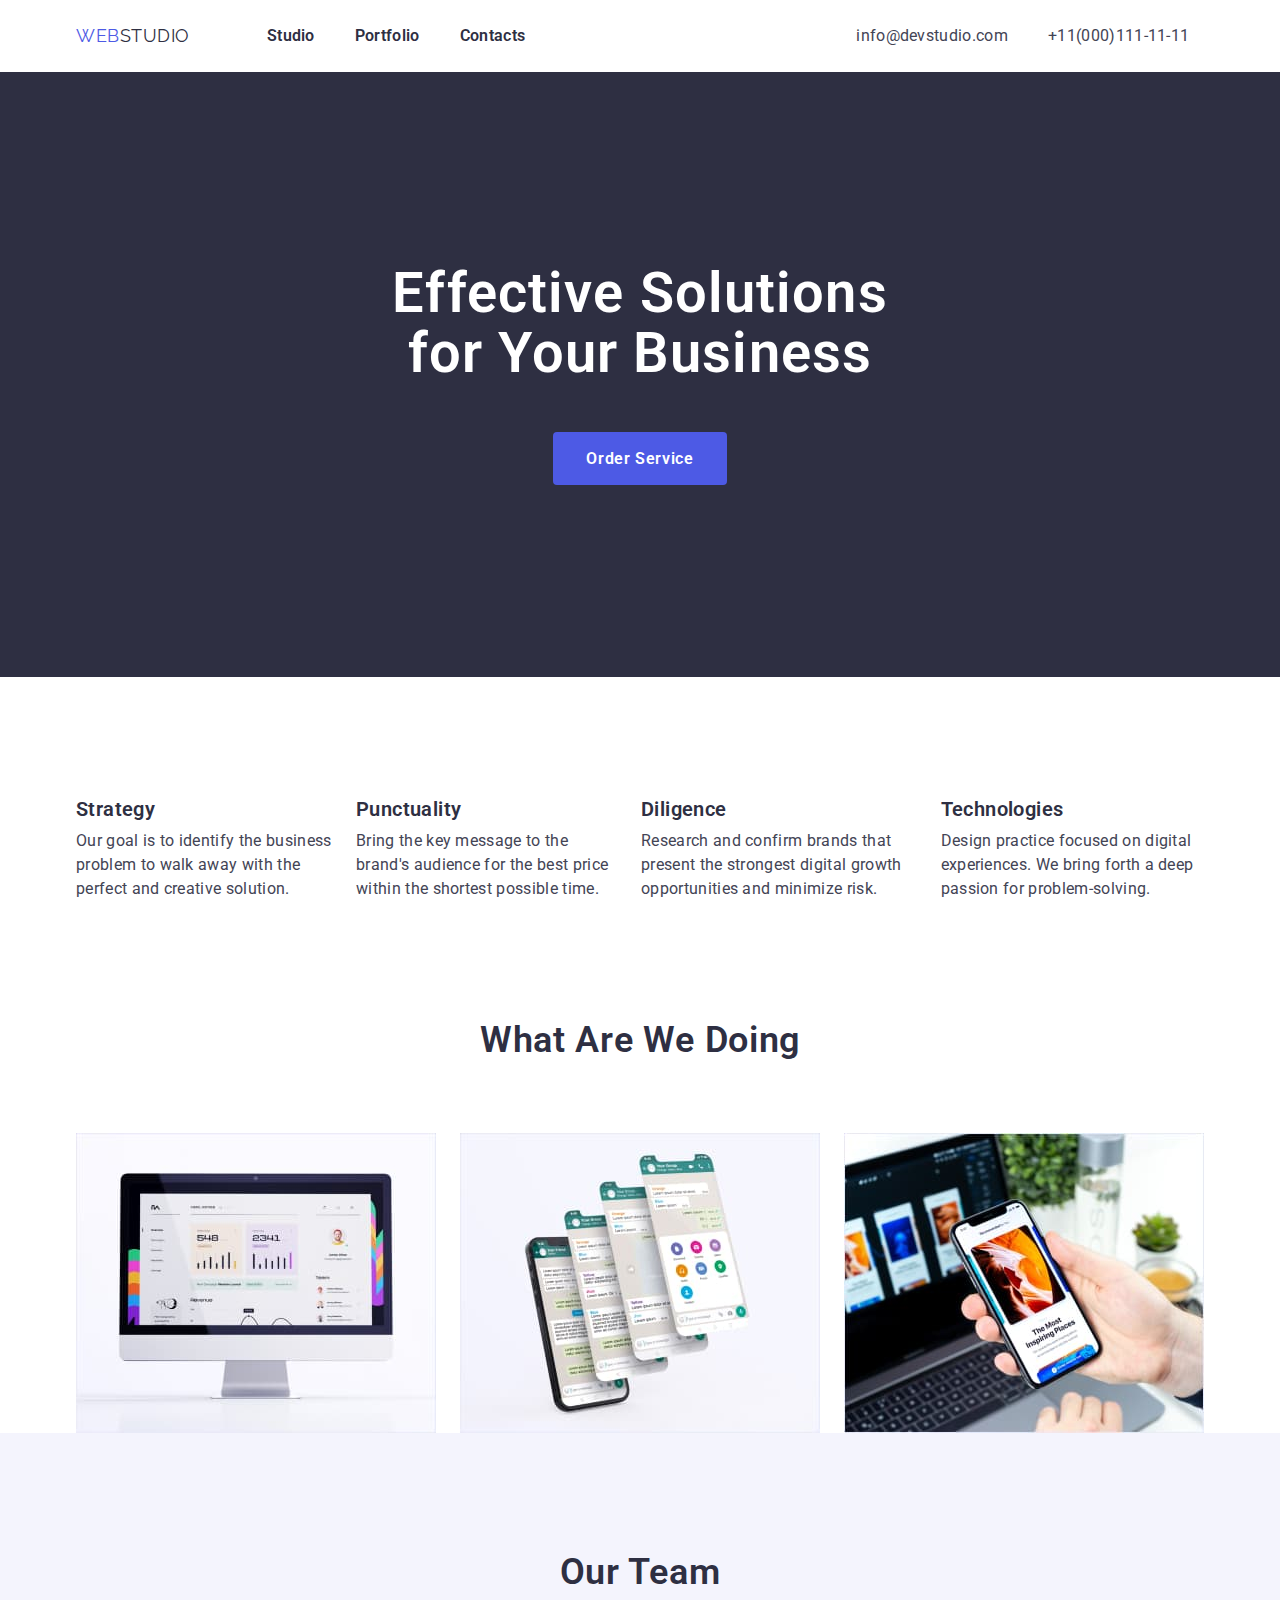
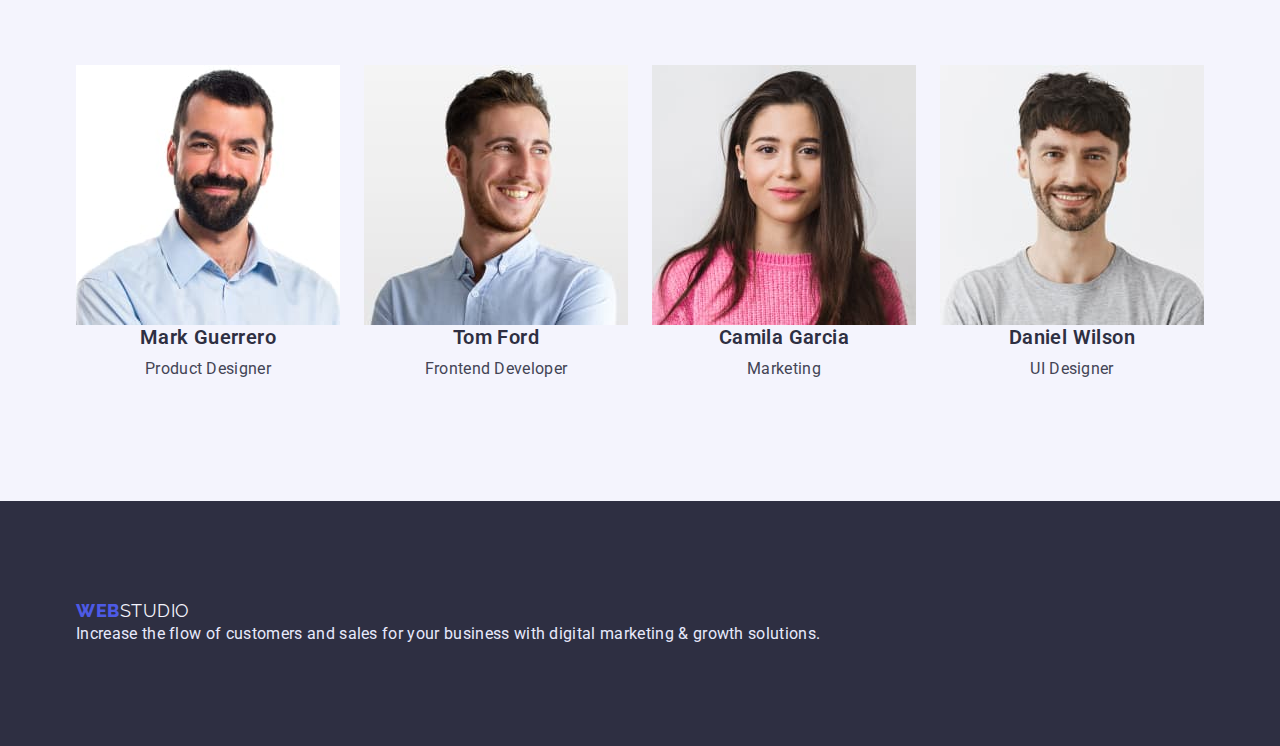
<file: index.html>
<!DOCTYPE html>
<html lang="en">
<head>
    <meta charset="UTF-8">
    <meta http-equiv="X-UA-Compatible" content="IE=edge">
    <meta name="viewport" content="width=device-width, initial-scale=1.0">
    <title>Main Page</title>
    <link href="https://fonts.googleapis.com/css2?family=Raleway:wght@700&family=Roboto:wght@400;500;700;900&display=swap" rel="stylesheet">
    <link rel="stylesheet" href="https://cdn.jsdelivr.net/npm/modern-normalize@1.1.0/modern-normalize.min.css">
    <link rel="stylesheet" href="./css/styles.css">
</head>
<body>
    <!--Site header-->
    
    <header class="header-page">
        <div class="container page-header-container">
            <nav class="nav">
                <a href="index.html" class="logo"><span class="logo-web">WEB</span>STUDIO</a>
                <ul class="site-nav list">
                    <li class="navigation"><a href="./index.html" class="link current">Studio</a></li>
                    <li class="navigation"><a href="./portfolio.html" class="link">Portfolio</a></li>
                    <li class="navigation"><a href=""class="link">Contacts</a></li>
                </ul>
            </nav>
            <ul class="contact list">
                <li class="adress"><a href="mailto:info@devstudio.com" class="contacts">info@devstudio.com</a></li>
                <li class="adress"><a href="tel:+11(000)111-11-11" class="contacts">+11(000)111-11-11</a></li>
            </ul>
        </div>
    </header>
    <main>
    <!--Hero-->
        <section class="hero">
            <h1 class="hero-title">Effective Solutions<br/>for  Your Business</h1>
            <button type="button" class="button primary">Order Service</button>
        </section>
   
    <!--Benefits-->
        <section class="section-benefits">
            <div class="container">
                <ul class="benefits list">
                    <li>
                        <h3 class="title">Strategy</h3>
                            <p class="text">Our goal is to identify the business
                            problem to walk away with the perfect and creative solution. </p>

                    </li>
                    <li>
                        <h3 class="title">Punctuality</h3>
                            <p class="text">Bring the key message to the brand's audience for the best price within the shortest possible time.</p>

                    </li>
                    <li>
                        <h3 class="title">Diligence</h3>
                            <p class="text">Research and confirm brands that present the strongest digital growth opportunities and minimize risk.</p>
                    </li>
                    <li>
                        <h3 class="title">Technologies</h3>
                            <p class="text">Design practice focused on digital experiences. We bring forth a deep passion for problem-solving.</p>
                    </li>
                </ul>
            </div>
        </section>

    <!--Examples-->
        <section class="section">
            <div class="container">
                <h2 class="section-title">What are we doing</h2>
                <ul class="img list">
                    <li>
                        <img src="./images/placeholder.jpg" alt="monitor" width="360"/>
                    </li>
                    <li>
                        <img src="./images/plactholder1.jpg" alt="phone" width="360"/>
                    </li>
                    <li>
                        <img src="./images/placeholder2.jpg" alt="laptop" width="360"/>
                    </li>
                </ul>
            </div>
        </section>

    <!--Team-->
        <section class="section-team">
            <div class="container">
                <h2 class="section-title">Our Team</h2>
                <ul class="feature-list list">
                    <li>
                        <img src="./images/mark.jpg" alt="photo Mark Guerrero" width="264">
                        <h3 class="title">Mark Guerrero</h3>
                        <p class="text">Product Designer</p>
                    </li>
                    <li>
                        <img src="./images/tom.jpg" alt="photo Tom Ford" width="264">
                        <h3 class="title">Tom Ford</h3>
                        <p class="text">Frontend Developer</p>
                    </li>
                    <li>
                        <img src="./images/camila.jpg" alt="photo Camila Garcia" width="264">
                        <h3 class="title">Camila Garcia</h3>
                        <p class="text">Marketing</p>
                    </li>
                    <li>
                        <img src="./images/daniel.jpg" alt="photo Daniel Wilson" width="264">
                        <h3 class="title">Daniel Wilson</h3>
                        <p class="text">UI Designer</p>
                    </li>
                </ul>
            </div>
        </section>
    </main>

    <!--Footer-->
        <footer class="footer">
            <div class="container">
                <a href="index.html" class="logo-footer"><span class="logo-web-footer">WEB</span>STUDIO</a>
                <p class="footer-text">
                    Increase the flow of customers and sales for your business with digital marketing & growth solutions.
                </p>
            </div>
        </footer>
    
</body>
</html>
</file>
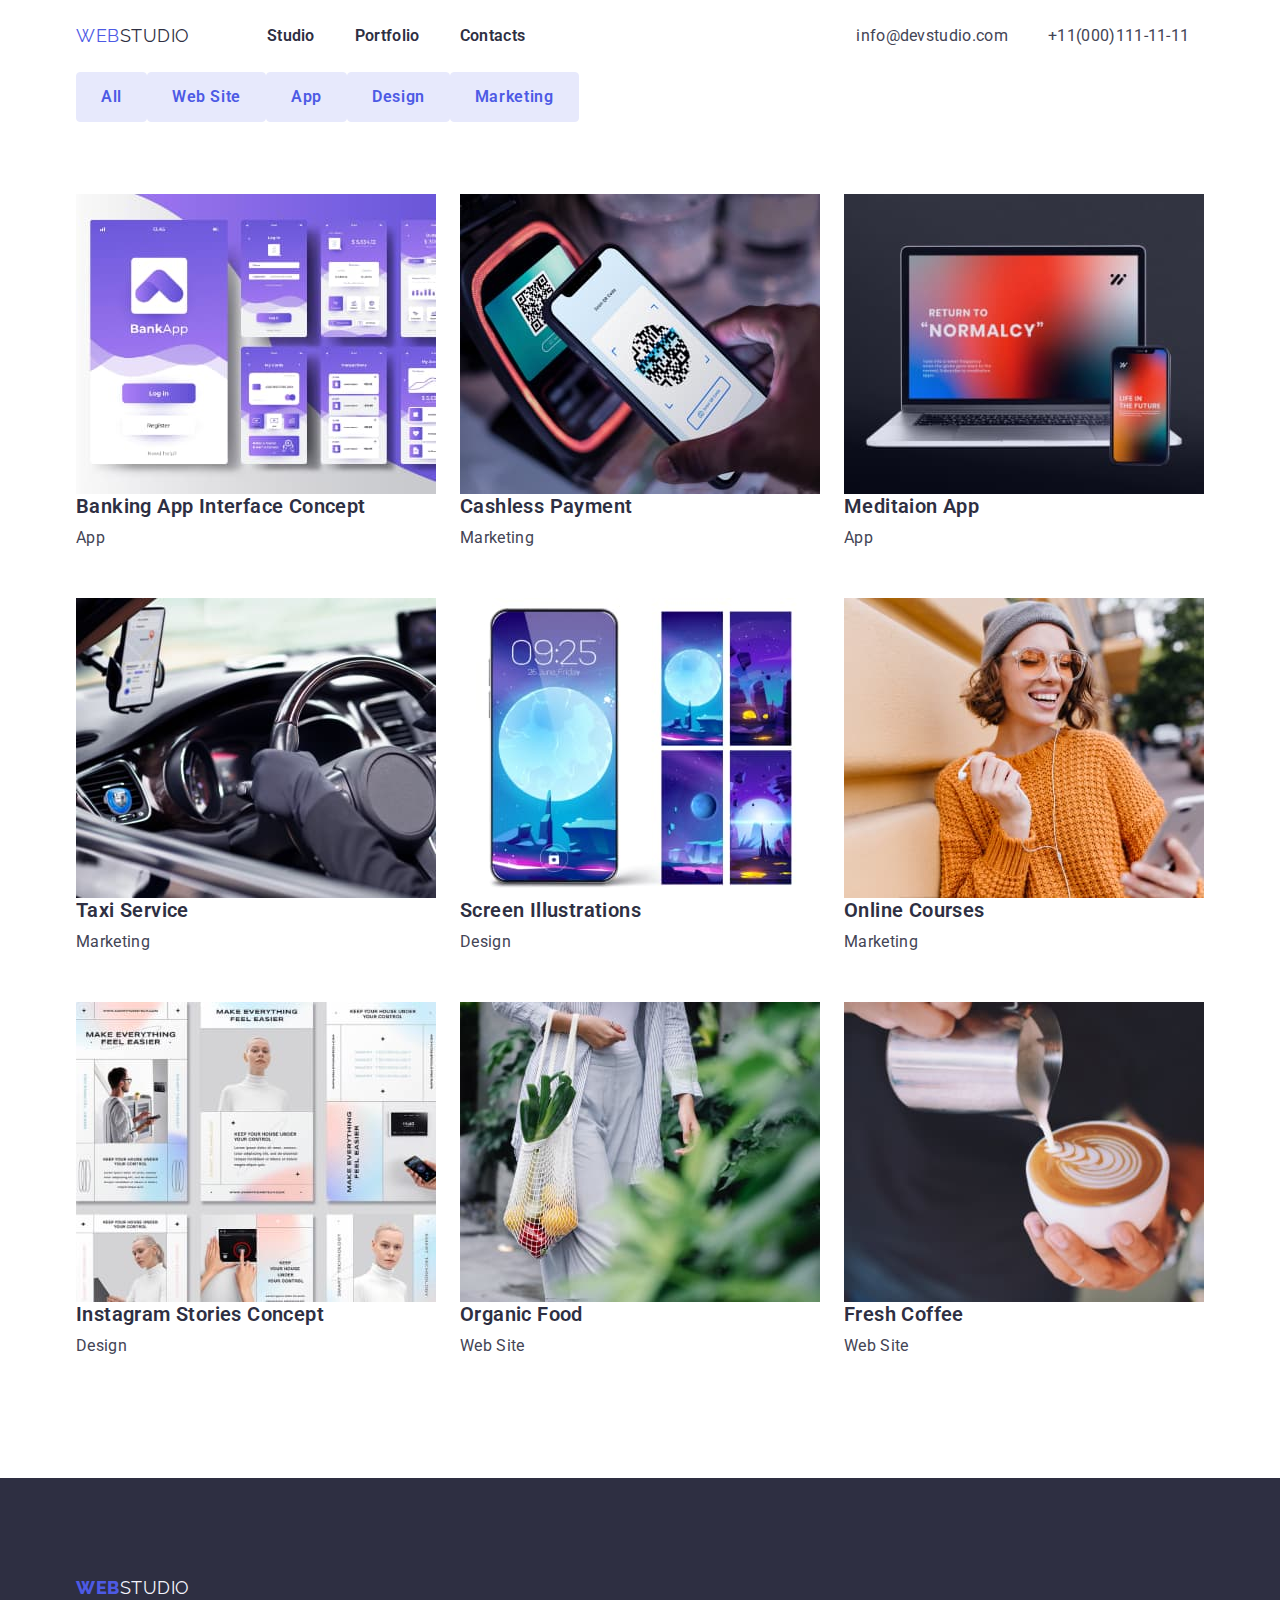
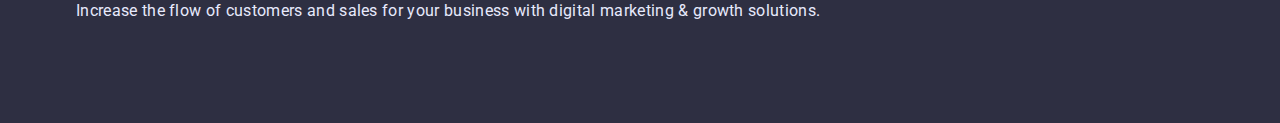
<file: portfolio.html>
<!DOCTYPE html>
<html lang="en">
<head>
    <meta charset="UTF-8">
    <meta http-equiv="X-UA-Compatible" content="IE=edge">
    <meta name="viewport" content="width=device-width, initial-scale=1.0">
    <title>Portfolio</title>
    <link href="https://fonts.googleapis.com/css2?family=Raleway:wght@700&family=Roboto:wght@400;500;700;900&display=swap" rel="stylesheet">
    <link rel="stylesheet" href="https://cdn.jsdelivr.net/npm/modern-normalize@1.1.0/modern-normalize.min.css">
    <link rel="stylesheet" href="./css/styles.css">
</head>
<body>
    <header class="header-page">
        <div class="container page-header-container">
            <nav class="nav">
                <a href="index.html" class="logo"><span class="logo-web">WEB</span>STUDIO</a>
                <ul class="site-nav list">
                    <li class="navigation"><a href="./index.html" class="link current">Studio</a></li>
                    <li class="navigation"><a href="./portfolio.html" class="link">Portfolio</a></li>
                    <li class="navigation"><a href=""class="link">Contacts</a></li>
                </ul>
            </nav>
            <ul class="contact list">
                <li class="adress"><a href="mailto:info@devstudio.com" class="contacts">info@devstudio.com</a></li>
                <li class="adress"><a href="tel:+11(000)111-11-11" class="contacts">+11(000)111-11-11</a></li>
            </ul>
        </div>
    </header>
    <main>
        <section>
            <div class="container">
                <ul class="site-nav list">
                    <li>
                        <button type="button" class="button prim">All</button>
                    </li>
                    <li>
                        <button type="button" class="button prim">Web Site</button>
                    </li>
                    <li>
                        <button type="button" class="button prim">App</button>
                    </li>
                    <li>
                        <button type="button" class="button prim">Design</button>
                    </li>
                    <li>
                        <button type="button" class="button prim">Marketing</button>
                    </li>
                </ul>
        
                <ul class="cards-img list">
                    <li class="cards">
                        <img src="./images/img (1).jpg" alt="Banking App Interface Concept" width="360"/>
                        <h3 class="title">Banking App Interface Concept</h3>
                        <p class="text">App</p>
                    </li>
                    <li class="cards">
                        <img src="./images/img (2).jpg" alt="Cashless Payment" width="360"/>
                        <h3 class="title">Cashless Payment</h3>
                        <p class="text">Marketing</p>
                    </li>
                    <li class="cards">
                        <img src="./images/img (3).jpg" alt="Meditaion App" width="360"/>
                        <h3 class="title">Meditaion App</h3>
                        <p class="text">App</p>
                    </li>
                    <li class="cards">
                        <img src="./images/img (4).jpg" alt="Taxi Service" width="360"/>
                        <h3 class="title">Taxi Service</h3>
                        <p class="text">Marketing</p>
                    </li>
                    <li class="cards">
                        <img src="./images/img (5).jpg" alt="Screen Illustrations" width="360"/>
                        <h3 class="title">Screen Illustrations</h3>
                        <p class="text">Design</p>
                    </li>
                    <li class="cards">
                        <img src="./images/img (6).jpg" alt="Online Courses" width="360"/>
                        <h3 class="title">Online Courses</h3>
                        <p class="text">Marketing</p>
                    </li>
                    <li class="cards">
                        <img src="./images/img (7).jpg" alt="Instagram Stories Concept" width="360"/>
                        <h3 class="title">Instagram Stories Concept</h3>
                        <p class="text">Design</p>
                    </li>
                    <li class="cards">
                        <img src="./images/img (8).jpg" alt="Organic Food" width="360"/>
                        <h3 class="title">Organic Food</h3>
                        <p class="text">Web Site</p>
                    </li>
                    <li class="cards">
                        <img src="./images/img (9).jpg" alt="Fresh Coffee" width="360"/>
                        <h3 class="title">Fresh Coffee</h3>
                        <p class="text">Web Site</p>
                    </li>
                </ul>
            </div>
        </section>
    </main>
    <!--Footer-->
    <footer class="footer">
        <div class="container">
            <a href="index.html" class="logo-footer"><span class="logo-web-footer">WEB</span>STUDIO</a>
            <p class="footer-text">
                Increase the flow of customers and sales for your business with digital marketing & growth solutions.
            </p>
        </div>
    </footer>
    </div>
</body>
</html>
</file>
<file: css/styles.css>
:root {
    --primary-text-color:#434455;
    --navy-blue-color:#2E2F42;
    --accent-color:#4D5AE5;
    --primary-bg-color:#FFFFFF;
    --cloud-color: #F4F4FD;
    --color-button: #404BBF;
    --color-conflower: #E7E9FC;
}
h1,h2,h3,p {
    margin-bottom: 0;
    margin-top: 0;
}
ul {
    margin-bottom: 0;
    margin-top: 0;
    padding-left: 0;
}
img {
    display: block;
}
.botton {
    cursor: pointer;
}
body {
    background-color: var(--primary-bg-color);
    color: var(--primary-text-color);
    font-family: Roboto, sans-serif;
}
.container {
    width: 1158px;
    padding-left: 15px;
    padding-right: 15px;
    margin-left: auto;
    margin-right: auto;
}
.header-page {
    padding-top: 24px;
    padding-bottom: 24px;
}
.page-header-container {
    display: flex;
    align-items: center;
}
.nav {
    display: flex;
    align-items: center;
}
.site-nav {
    display: flex;
    align-items: center;
    margin-right: 331px; 
}
.navigation:not(:last-child) {
    margin-right: 40px;
}
.adress:not(:last-child) {
    margin-right: 40px;
}
.contact {
    display: flex;
    align-items: center;
}
.logo {
    color: var(--navy-blue-color);
    font-family: Raleway, sans-serif;
    font-size: 18px;
    line-height: 1.33;
    letter-spacing: 0.03em;
    text-decoration: none;
    margin-right: 77px;
}
.logo-web {
    color: var(--accent-color);
    font-family: Raleway, sans-serif;
    font-size: 18px;
    line-height: 1.33;
    letter-spacing: 0.03em;
}
.list {
    list-style: none;
}

.site-nav .link {
    color: var(--navy-blue-color);
    text-decoration: none;
    font-weight: 600;
    font-size: 16px;
    line-height: 1.5;
    letter-spacing: 0.02em;
}
.site-nav .link:hover,
.site-nav .link:focus {
    color: var(--primary-text-color);
    font-weight: 600;
    font-size: 16px;
    line-height: 1.5;
    text-decoration: none;
    letter-spacing: 0.02em;
}
.site-nav .link:active {
    color: var(--accent-color);
    font-weight: 600;
    font-size: 16px;
    line-height: 1.5;
    text-decoration: none;
    letter-spacing: 0.02em;

}
.contact .contacts {
    color: var(--primary-text-color);
    text-decoration: none;
    font-weight: 400;
    font-size: 16px;
    line-height: 1.5;
    letter-spacing: 0.02em;
}
.contact .contacts:hover,
.contact .contacts:focus {
    color: var(--primary-text-color);
    text-decoration: none;
    font-weight: 400;
    font-size: 16px;
    line-height: 1.5;
    letter-spacing: 0.02em;
}
.contact .contacts:active {
    color: var(--accent-color);
    text-decoration: none;
    font-weight: 400;
    font-size: 16px;
    line-height: 1.5;
    letter-spacing: 0.02em;
}
.hero {
    background-color: var(--navy-blue-color);
    text-align: center;
    padding-top: 192px;
    padding-bottom: 192px;
    margin-bottom: 120px;
}
.hero-title {
    color: var(--primary-bg-color);
    background-color: var(--navy-blue-color);
    font-weight: 600;
    font-size: 56px;
    line-height: 1.07;
    letter-spacing: 0.02em;
    margin-bottom: 48px;
}
.button.primary {
    background-color: var(--accent-color);
    color: var(--primary-bg-color);
    font-weight: 600;
    font-size: 16px;
    line-height: 1.19;
    align-items: center;
    letter-spacing: 0.04em;
    font-family: inherit;
    border-radius: 4px;
    padding: 16px 32px;
    min-width: 170px;
    display: inline-block;
    
    border: 1px solid transparent;
}
.button.primary:hover,
.button.primary:focus {
    background-color: var(--accent-color);
    color: var(--primary-bg-color);
    font-weight: 600;
    font-size: 16px;
    line-height: 1.19;
    align-items: center;
    letter-spacing: 0.04em;
    font-family: inherit
}
.button.primary:active {
    background: var(--color-button);
    color: var(--primary-bg-color);
    font-weight: 600;
    font-size: 16px;
    line-height: 1.19;
    align-items: center;
    letter-spacing: 0.04em;
    font-family: inherit
}
.section-team {
    background:var(--cloud-color);
    padding-top: 120px;
    padding-bottom: 120px;
}
.title {
    font-weight: 600;
    font-size: 20px;
    line-height: 1.2;
    letter-spacing: 0.02em;
    color: var(--navy-blue-color);
    margin-bottom: 8px;
}

.section-benefits .title {
    color: var(--navy-blue-color);
    font-weight: 600;
    font-size: 20px;
    line-height: 1.2;
    letter-spacing: 0.02em;
}
.section-benefits {
    margin-bottom: 120px;
    display: flex;
    justify-content: space-between;
    flex-wrap: wrap;
}
.section-title {
    color: var(--navy-blue-color);
    font-weight: 600;
    font-size: 36px;
    line-height: 1.11;
    text-align: center;
    letter-spacing: 0.02em;
    text-transform: capitalize;
    padding-bottom: 72px;
}
.img {
    display: flex;
    justify-content: space-between;
}

.feature-list {
    display: flex;
    flex-wrap: wrap;
    column-gap: 24px;
}

.benefits {
    display: flex;
    column-gap: 24px;
}
.benefits .title {
    align-items: center;
}

.benefits .title,
.feature-list .title {
    color: var(--navy-blue-color);
    font-weight: 600;
    font-size: 20px;
    line-height: 1.2;
    letter-spacing: 0.02em;
}
.feature-list .title {
    text-align: center;
}
.benefits .text,
.feature-list .text {
    color: var(--primary-text-color);
    font-weight: 400;
    font-size: 16px;
    line-height: 1.5;
    letter-spacing: 0.02em;
}
.feature-list .text {
    text-align: center;
}
.cards-img {
    display: flex;
    flex-wrap: wrap;
    padding-bottom: 120px;
    padding-top: 72px;
}
.cards:not(:nth-child(3n)) {
    margin-right: 24px;
}
.cards:not(:nth-last-child(-n + 3)) {
    margin-bottom: 48px;
}
.cards-img .title {
    color: var(--navy-blue-color);
    font-weight: 600;
    font-size: 20px;
    line-height: 1.2;
    letter-spacing: 0.02em;
} 
.cards-img .text {
    color: var(--primary-text-color);
    font-weight: 400;
    font-size: 16px;
    line-height: 1.5;
    letter-spacing: 0.02em;
}
.button.prim {
    background-color: var(--color-conflower);
    color: var(--accent-color);
    font-weight: 600;
    font-size: 16px;
    line-height: 1.5;
    letter-spacing: 0.04em;
    border-radius: 4px;
    padding: 12px 24px;
    min-width: 69px;
    display: inline-block;
    text-align: center;
    border: 1px solid var(--color-conflower);
}
.button.prim:hover,
.button.prim:focus {
    background-color: var(--accent-color);
    color: var(--primary-bg-color);
    font-weight: 600;
    font-size: 16px;
    line-height: 1.5;
    letter-spacing: 0.04em;
    border: 1px solid transparent;
}


.footer {
    background-color: var(--navy-blue-color);
    padding-top: 100px;
    padding-bottom: 100px;
}
.logo-footer {
    color: var(--cloud-color);
    font-family: Raleway, sans-serif;
    font-size: 18px;
    line-height: 1.16;
    text-decoration: none;
    letter-spacing: 0.03em;
}
.logo-web-footer {
    color: var(--accent-color);
    font-family: Raleway, sans-serif;
    font-weight: 800;
    font-size: 18px;
    line-height: 1.16;
    letter-spacing: 0.03em;
}
.footer-text {
    color: var(--color-conflower);
    font-weight: 400;
    font-size: 16px;
    line-height: 1.5;
    letter-spacing: 0.02em;
}
</file>
